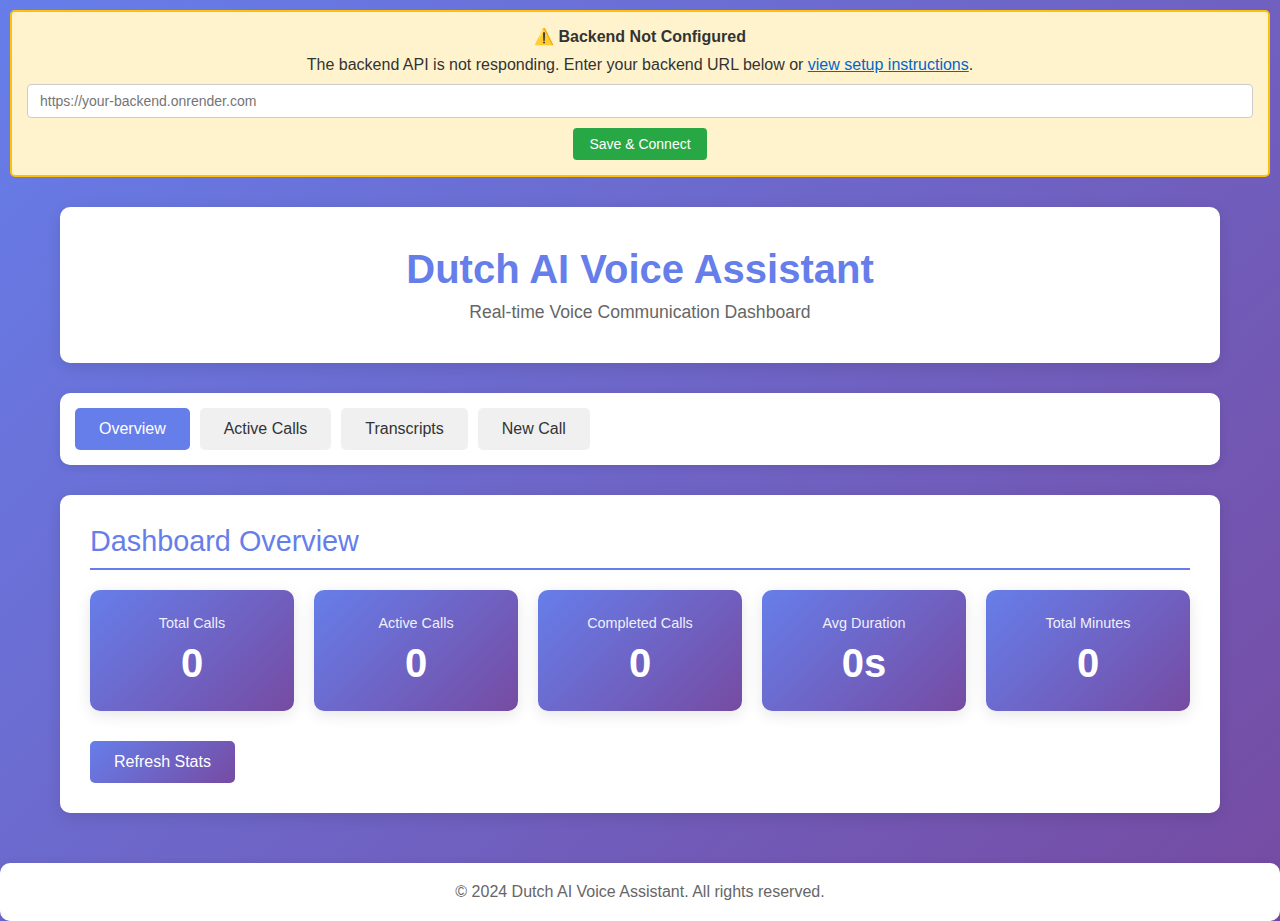
<file: frontend/index.html>
<!DOCTYPE html>
<html lang="en">
<head>
    <meta charset="UTF-8">
    <meta name="viewport" content="width=device-width, initial-scale=1.0">
    <title>Dutch AI Voice Assistant - Dashboard</title>
    <link rel="stylesheet" href="style.css">
</head>
<body>
    <!-- Backend Configuration Warning -->
    <div id="backend-warning" style="display: none; background: #fff3cd; border: 2px solid #ffc107; padding: 15px; margin: 10px; border-radius: 5px; text-align: center;">
        <strong>⚠️ Backend Not Configured</strong><br>
        <p style="margin: 10px 0;">The backend API is not responding. Enter your backend URL below or <a href="/setup.html" style="color: #0066cc; text-decoration: underline;">view setup instructions</a>.</p>
        <div style="display: flex; gap: 10px; justify-content: center; flex-wrap: wrap; margin-top: 10px;">
            <input type="text" id="backend-url-input" placeholder="https://your-backend.onrender.com" style="padding: 8px 12px; border: 1px solid #ccc; border-radius: 4px; min-width: 280px; font-size: 14px;">
            <button onclick="saveBackendUrl()" style="padding: 8px 16px; background: #28a745; color: white; border: none; border-radius: 4px; cursor: pointer; font-size: 14px;">Save & Connect</button>
        </div>
        <p id="backend-url-error" style="color: #dc3545; margin-top: 8px; display: none;"></p>
    </div>
    
    <!-- Backend URL Info (when configured via localStorage) -->
    <div id="backend-info" style="display: none; background: #d4edda; border: 2px solid #28a745; padding: 10px 15px; margin: 10px; border-radius: 5px; text-align: center;">
        <span>✅ Connected to: <strong id="current-backend-url"></strong></span>
        <button onclick="clearBackendUrl()" style="margin-left: 15px; padding: 4px 12px; background: #6c757d; color: white; border: none; border-radius: 4px; cursor: pointer; font-size: 12px;">Change</button>
    </div>
    
    <div class="container">
        <!-- Header -->
        <header class="header">
            <h1>Dutch AI Voice Assistant</h1>
            <p>Real-time Voice Communication Dashboard</p>
        </header>

        <!-- Navigation -->
        <nav class="nav">
            <button id="nav-overview" class="nav-btn active" onclick="showSection('overview')">Overview</button>
            <button id="nav-calls" class="nav-btn" onclick="showSection('calls')">Active Calls</button>
            <button id="nav-transcripts" class="nav-btn" onclick="showSection('transcripts')">Transcripts</button>
            <button id="nav-create" class="nav-btn" onclick="showSection('create')">New Call</button>
        </nav>

        <!-- Overview Section -->
        <section id="overview" class="section active">
            <div class="section-title">Dashboard Overview</div>
            <div class="stats-grid">
                <div class="stat-card">
                    <div class="stat-label">Total Calls</div>
                    <div class="stat-value" id="stat-total">0</div>
                </div>
                <div class="stat-card">
                    <div class="stat-label">Active Calls</div>
                    <div class="stat-value" id="stat-active">0</div>
                </div>
                <div class="stat-card">
                    <div class="stat-label">Completed Calls</div>
                    <div class="stat-value" id="stat-completed">0</div>
                </div>
                <div class="stat-card">
                    <div class="stat-label">Avg Duration</div>
                    <div class="stat-value" id="stat-avg">0s</div>
                </div>
                <div class="stat-card">
                    <div class="stat-label">Total Minutes</div>
                    <div class="stat-value" id="stat-minutes">0</div>
                </div>
            </div>
            <button id="refresh-stats" class="btn btn-primary" onclick="refreshStats()">Refresh Stats</button>
        </section>

        <!-- Active Calls Section -->
        <section id="calls" class="section">
            <div class="section-title">Active Calls</div>
            <div id="calls-list" class="calls-list">
                <p class="empty-state">No active calls</p>
            </div>
            <button class="btn btn-primary" onclick="loadCalls()">Refresh Calls</button>
        </section>

        <!-- Transcripts Section -->
        <section id="transcripts" class="section">
            <div class="section-title">Call Transcripts</div>
            <div class="search-box">
                <input type="text" id="search-call" placeholder="Enter Call ID...">
                <button class="btn btn-secondary" onclick="searchTranscript()">Search</button>
            </div>
            <div id="transcript-display" class="transcript-display">
                <p class="empty-state">Enter a call ID to view transcript</p>
            </div>
        </section>

        <!-- Create Call Section -->
        <section id="create" class="section">
            <div class="section-title">Start New Call</div>
            <div class="form-group">
                <label for="user-id">User ID:</label>
                <input type="text" id="user-id" placeholder="Enter user identifier" value="user_" />
            </div>
            <div class="form-group">
                <label for="voice-profile">Voice Profile:</label>
                <select id="voice-profile">
                    <option value="lifestyle">Lifestyle Coach (Friendly)</option>
                    <option value="business">Business Service (Professional)</option>
                </select>
            </div>
            <button class="btn btn-primary" onclick="createCall()">Start Call</button>
            <div id="create-response" class="response-message"></div>
        </section>
    </div>

    <footer class="footer">
        <p>&copy; 2024 Dutch AI Voice Assistant. All rights reserved.</p>
    </footer>

    <script src="env-config.js"></script>
    <script src="config.js"></script>
    <script src="app.js"></script>
</body>
</html>
</file>
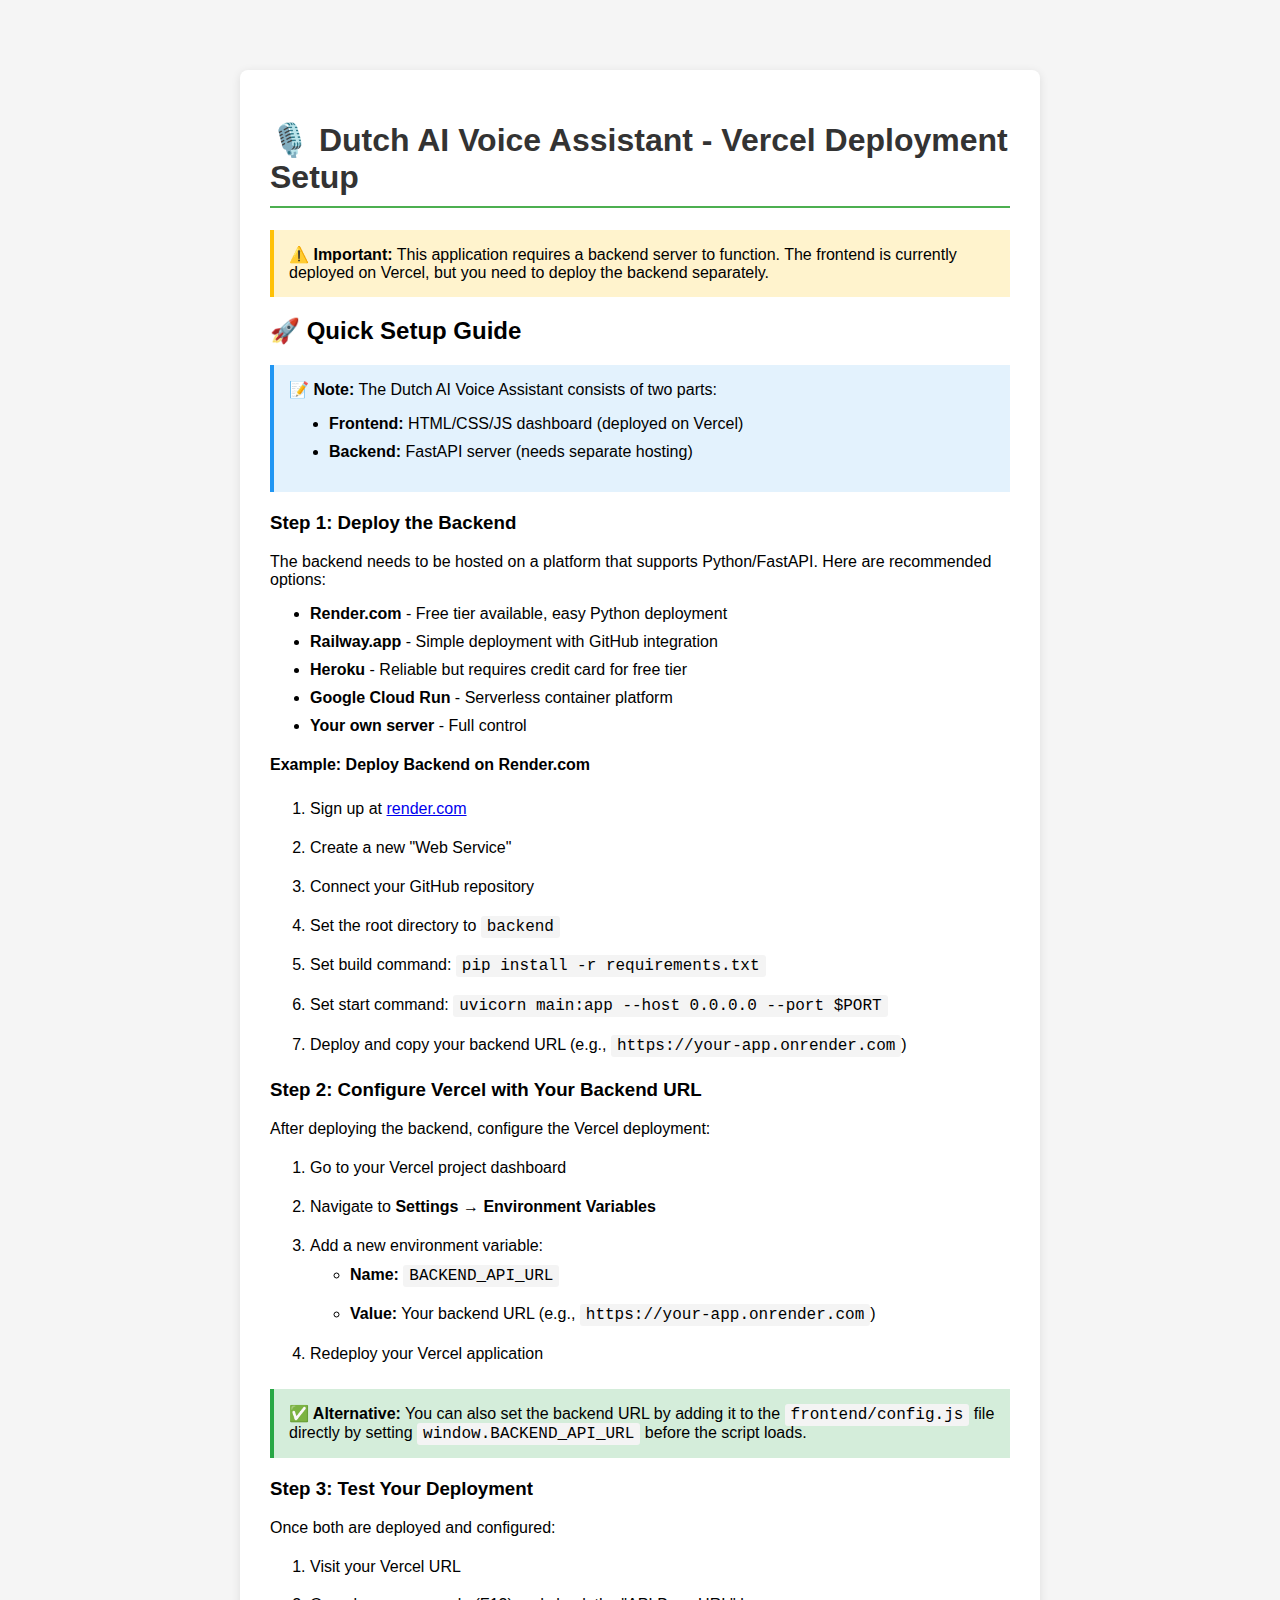
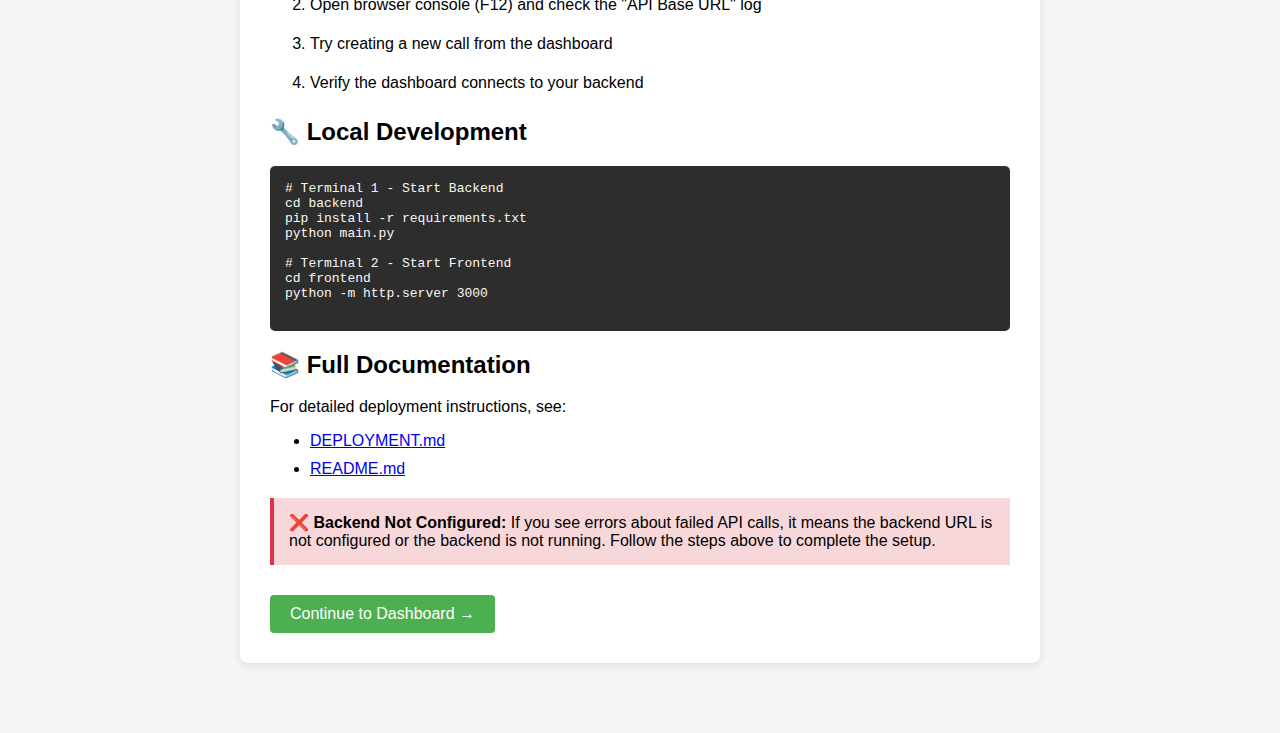
<file: frontend/setup.html>
<!DOCTYPE html>
<html lang="en">
<head>
    <meta charset="UTF-8">
    <meta name="viewport" content="width=device-width, initial-scale=1.0">
    <title>Dutch AI Voice Assistant - Setup</title>
    <style>
        body {
            font-family: Arial, sans-serif;
            max-width: 800px;
            margin: 50px auto;
            padding: 20px;
            background: #f5f5f5;
        }
        .container {
            background: white;
            padding: 30px;
            border-radius: 8px;
            box-shadow: 0 2px 10px rgba(0,0,0,0.1);
        }
        h1 {
            color: #333;
            border-bottom: 2px solid #4CAF50;
            padding-bottom: 10px;
        }
        .info-box {
            background: #e3f2fd;
            border-left: 4px solid #2196F3;
            padding: 15px;
            margin: 20px 0;
        }
        .warning-box {
            background: #fff3cd;
            border-left: 4px solid #ffc107;
            padding: 15px;
            margin: 20px 0;
        }
        .error-box {
            background: #f8d7da;
            border-left: 4px solid #dc3545;
            padding: 15px;
            margin: 20px 0;
        }
        .success-box {
            background: #d4edda;
            border-left: 4px solid #28a745;
            padding: 15px;
            margin: 20px 0;
        }
        code {
            background: #f4f4f4;
            padding: 2px 6px;
            border-radius: 3px;
            font-family: 'Courier New', monospace;
        }
        pre {
            background: #2d2d2d;
            color: #f8f8f2;
            padding: 15px;
            border-radius: 5px;
            overflow-x: auto;
        }
        .btn {
            display: inline-block;
            padding: 10px 20px;
            background: #4CAF50;
            color: white;
            text-decoration: none;
            border-radius: 4px;
            margin-top: 10px;
        }
        .btn:hover {
            background: #45a049;
        }
        ol {
            line-height: 1.8;
        }
        li {
            margin-bottom: 10px;
        }
    </style>
</head>
<body>
    <div class="container">
        <h1>🎙️ Dutch AI Voice Assistant - Vercel Deployment Setup</h1>
        
        <div class="warning-box">
            <strong>⚠️ Important:</strong> This application requires a backend server to function. The frontend is currently deployed on Vercel, but you need to deploy the backend separately.
        </div>

        <h2>🚀 Quick Setup Guide</h2>
        
        <div class="info-box">
            <strong>📝 Note:</strong> The Dutch AI Voice Assistant consists of two parts:
            <ul>
                <li><strong>Frontend:</strong> HTML/CSS/JS dashboard (deployed on Vercel)</li>
                <li><strong>Backend:</strong> FastAPI server (needs separate hosting)</li>
            </ul>
        </div>

        <h3>Step 1: Deploy the Backend</h3>
        <p>The backend needs to be hosted on a platform that supports Python/FastAPI. Here are recommended options:</p>
        
        <ul>
            <li><strong>Render.com</strong> - Free tier available, easy Python deployment</li>
            <li><strong>Railway.app</strong> - Simple deployment with GitHub integration</li>
            <li><strong>Heroku</strong> - Reliable but requires credit card for free tier</li>
            <li><strong>Google Cloud Run</strong> - Serverless container platform</li>
            <li><strong>Your own server</strong> - Full control</li>
        </ul>

        <h4>Example: Deploy Backend on Render.com</h4>
        <ol>
            <li>Sign up at <a href="https://render.com" target="_blank">render.com</a></li>
            <li>Create a new "Web Service"</li>
            <li>Connect your GitHub repository</li>
            <li>Set the root directory to <code>backend</code></li>
            <li>Set build command: <code>pip install -r requirements.txt</code></li>
            <li>Set start command: <code>uvicorn main:app --host 0.0.0.0 --port $PORT</code></li>
            <li>Deploy and copy your backend URL (e.g., <code>https://your-app.onrender.com</code>)</li>
        </ol>

        <h3>Step 2: Configure Vercel with Your Backend URL</h3>
        <p>After deploying the backend, configure the Vercel deployment:</p>
        
        <ol>
            <li>Go to your Vercel project dashboard</li>
            <li>Navigate to <strong>Settings → Environment Variables</strong></li>
            <li>Add a new environment variable:
                <ul>
                    <li><strong>Name:</strong> <code>BACKEND_API_URL</code></li>
                    <li><strong>Value:</strong> Your backend URL (e.g., <code>https://your-app.onrender.com</code>)</li>
                </ul>
            </li>
            <li>Redeploy your Vercel application</li>
        </ol>

        <div class="success-box">
            <strong>✅ Alternative:</strong> You can also set the backend URL by adding it to the <code>frontend/config.js</code> file directly by setting <code>window.BACKEND_API_URL</code> before the script loads.
        </div>

        <h3>Step 3: Test Your Deployment</h3>
        <p>Once both are deployed and configured:</p>
        <ol>
            <li>Visit your Vercel URL</li>
            <li>Open browser console (F12) and check the "API Base URL" log</li>
            <li>Try creating a new call from the dashboard</li>
            <li>Verify the dashboard connects to your backend</li>
        </ol>

        <h2>🔧 Local Development</h2>
        <pre>
# Terminal 1 - Start Backend
cd backend
pip install -r requirements.txt
python main.py

# Terminal 2 - Start Frontend
cd frontend
python -m http.server 3000
        </pre>

        <h2>📚 Full Documentation</h2>
        <p>For detailed deployment instructions, see:</p>
        <ul>
            <li><a href="https://github.com/mldatascientist23/Dutch-AI-Voice-Assistant/blob/main/DEPLOYMENT.md">DEPLOYMENT.md</a></li>
            <li><a href="https://github.com/mldatascientist23/Dutch-AI-Voice-Assistant/blob/main/README.md">README.md</a></li>
        </ul>

        <div class="error-box">
            <strong>❌ Backend Not Configured:</strong> If you see errors about failed API calls, it means the backend URL is not configured or the backend is not running. Follow the steps above to complete the setup.
        </div>

        <a href="/index.html" class="btn">Continue to Dashboard →</a>
    </div>
</body>
</html>
</file>
<file: frontend/style.css>
/* Dutch AI Voice Assistant Dashboard CSS */

* {
    margin: 0;
    padding: 0;
    box-sizing: border-box;
}

body {
    font-family: 'Segoe UI', Tahoma, Geneva, Verdana, sans-serif;
    background: linear-gradient(135deg, #667eea 0%, #764ba2 100%);
    color: #333;
    min-height: 100vh;
}

.container {
    max-width: 1200px;
    margin: 0 auto;
    padding: 20px;
}

/* Header */
.header {
    background: white;
    padding: 40px;
    border-radius: 10px;
    margin-bottom: 30px;
    box-shadow: 0 4px 15px rgba(0, 0, 0, 0.1);
    text-align: center;
}

.header h1 {
    color: #667eea;
    font-size: 2.5em;
    margin-bottom: 10px;
}

.header p {
    color: #666;
    font-size: 1.1em;
}

/* Navigation */
.nav {
    display: flex;
    gap: 10px;
    margin-bottom: 30px;
    background: white;
    padding: 15px;
    border-radius: 10px;
    box-shadow: 0 2px 10px rgba(0, 0, 0, 0.1);
    flex-wrap: wrap;
}

.nav-btn {
    padding: 12px 24px;
    border: none;
    background: #f0f0f0;
    color: #333;
    cursor: pointer;
    border-radius: 5px;
    font-size: 1em;
    transition: all 0.3s ease;
}

.nav-btn:hover {
    background: #667eea;
    color: white;
    transform: translateY(-2px);
}

.nav-btn.active {
    background: #667eea;
    color: white;
}

/* Sections */
.section {
    display: none;
    background: white;
    padding: 30px;
    border-radius: 10px;
    box-shadow: 0 4px 15px rgba(0, 0, 0, 0.1);
    animation: fadeIn 0.3s ease;
}

.section.active {
    display: block;
}

@keyframes fadeIn {
    from {
        opacity: 0;
        transform: translateY(10px);
    }
    to {
        opacity: 1;
        transform: translateY(0);
    }
}

.section-title {
    font-size: 1.8em;
    color: #667eea;
    margin-bottom: 20px;
    padding-bottom: 10px;
    border-bottom: 2px solid #667eea;
}

/* Stats Grid */
.stats-grid {
    display: grid;
    grid-template-columns: repeat(auto-fit, minmax(200px, 1fr));
    gap: 20px;
    margin-bottom: 30px;
}

.stat-card {
    background: linear-gradient(135deg, #667eea 0%, #764ba2 100%);
    color: white;
    padding: 25px;
    border-radius: 10px;
    text-align: center;
    box-shadow: 0 4px 15px rgba(0, 0, 0, 0.1);
    transition: transform 0.3s ease;
}

.stat-card:hover {
    transform: scale(1.05);
}

.stat-label {
    font-size: 0.9em;
    opacity: 0.9;
    margin-bottom: 10px;
}

.stat-value {
    font-size: 2.5em;
    font-weight: bold;
}

/* Calls List */
.calls-list {
    margin-bottom: 20px;
}

.call-item {
    background: #f9f9f9;
    padding: 15px;
    margin-bottom: 10px;
    border-left: 4px solid #667eea;
    border-radius: 5px;
    transition: all 0.3s ease;
}

.call-item:hover {
    background: #f0f0f0;
    transform: translateX(5px);
}

.call-id {
    font-weight: bold;
    color: #667eea;
}

.call-status {
    display: inline-block;
    padding: 4px 12px;
    border-radius: 20px;
    font-size: 0.85em;
    margin-top: 10px;
}

.call-status.active {
    background: #4caf50;
    color: white;
}

.call-status.completed {
    background: #2196f3;
    color: white;
}

/* Form */
.form-group {
    margin-bottom: 20px;
}

label {
    display: block;
    margin-bottom: 8px;
    font-weight: 500;
    color: #333;
}

input, select {
    width: 100%;
    padding: 12px;
    border: 1px solid #ddd;
    border-radius: 5px;
    font-size: 1em;
    transition: border-color 0.3s ease;
}

input:focus, select:focus {
    outline: none;
    border-color: #667eea;
    box-shadow: 0 0 5px rgba(102, 126, 234, 0.3);
}

/* Buttons */
.btn {
    padding: 12px 24px;
    border: none;
    border-radius: 5px;
    font-size: 1em;
    cursor: pointer;
    transition: all 0.3s ease;
}

.btn-primary {
    background: linear-gradient(135deg, #667eea 0%, #764ba2 100%);
    color: white;
}

.btn-primary:hover {
    transform: translateY(-2px);
    box-shadow: 0 4px 15px rgba(102, 126, 234, 0.4);
}

.btn-secondary {
    background: #f0f0f0;
    color: #333;
}

.btn-secondary:hover {
    background: #ddd;
}

/* Search Box */
.search-box {
    display: flex;
    gap: 10px;
    margin-bottom: 20px;
}

.search-box input {
    flex: 1;
}

/* Transcript Display */
.transcript-display {
    background: #f9f9f9;
    padding: 20px;
    border-radius: 5px;
    max-height: 500px;
    overflow-y: auto;
}

.transcript-turn {
    margin-bottom: 15px;
    padding: 10px;
    border-radius: 5px;
}

.transcript-turn.user {
    background: #e3f2fd;
    margin-left: 20px;
}

.transcript-turn.assistant {
    background: #f3e5f5;
    margin-right: 20px;
}

.transcript-label {
    font-weight: bold;
    color: #667eea;
    margin-bottom: 5px;
}

/* Messages */
.empty-state {
    color: #999;
    text-align: center;
    padding: 40px;
}

.response-message {
    margin-top: 20px;
    padding: 15px;
    border-radius: 5px;
    display: none;
}

.response-message.success {
    background: #dff0d8;
    color: #3c763d;
    border: 1px solid #d6e9c6;
    display: block;
}

.response-message.error {
    background: #f2dede;
    color: #a94442;
    border: 1px solid #ebccd1;
    display: block;
}

/* Footer */
.footer {
    background: white;
    text-align: center;
    padding: 20px;
    margin-top: 30px;
    border-radius: 10px;
    color: #666;
    box-shadow: 0 2px 10px rgba(0, 0, 0, 0.1);
}

/* Responsive */
@media (max-width: 768px) {
    .header h1 {
        font-size: 1.8em;
    }

    .stats-grid {
        grid-template-columns: 1fr 1fr;
    }

    .nav {
        flex-direction: column;
    }

    .nav-btn {
        width: 100%;
    }

    .search-box {
        flex-direction: column;
    }
}
</file>
